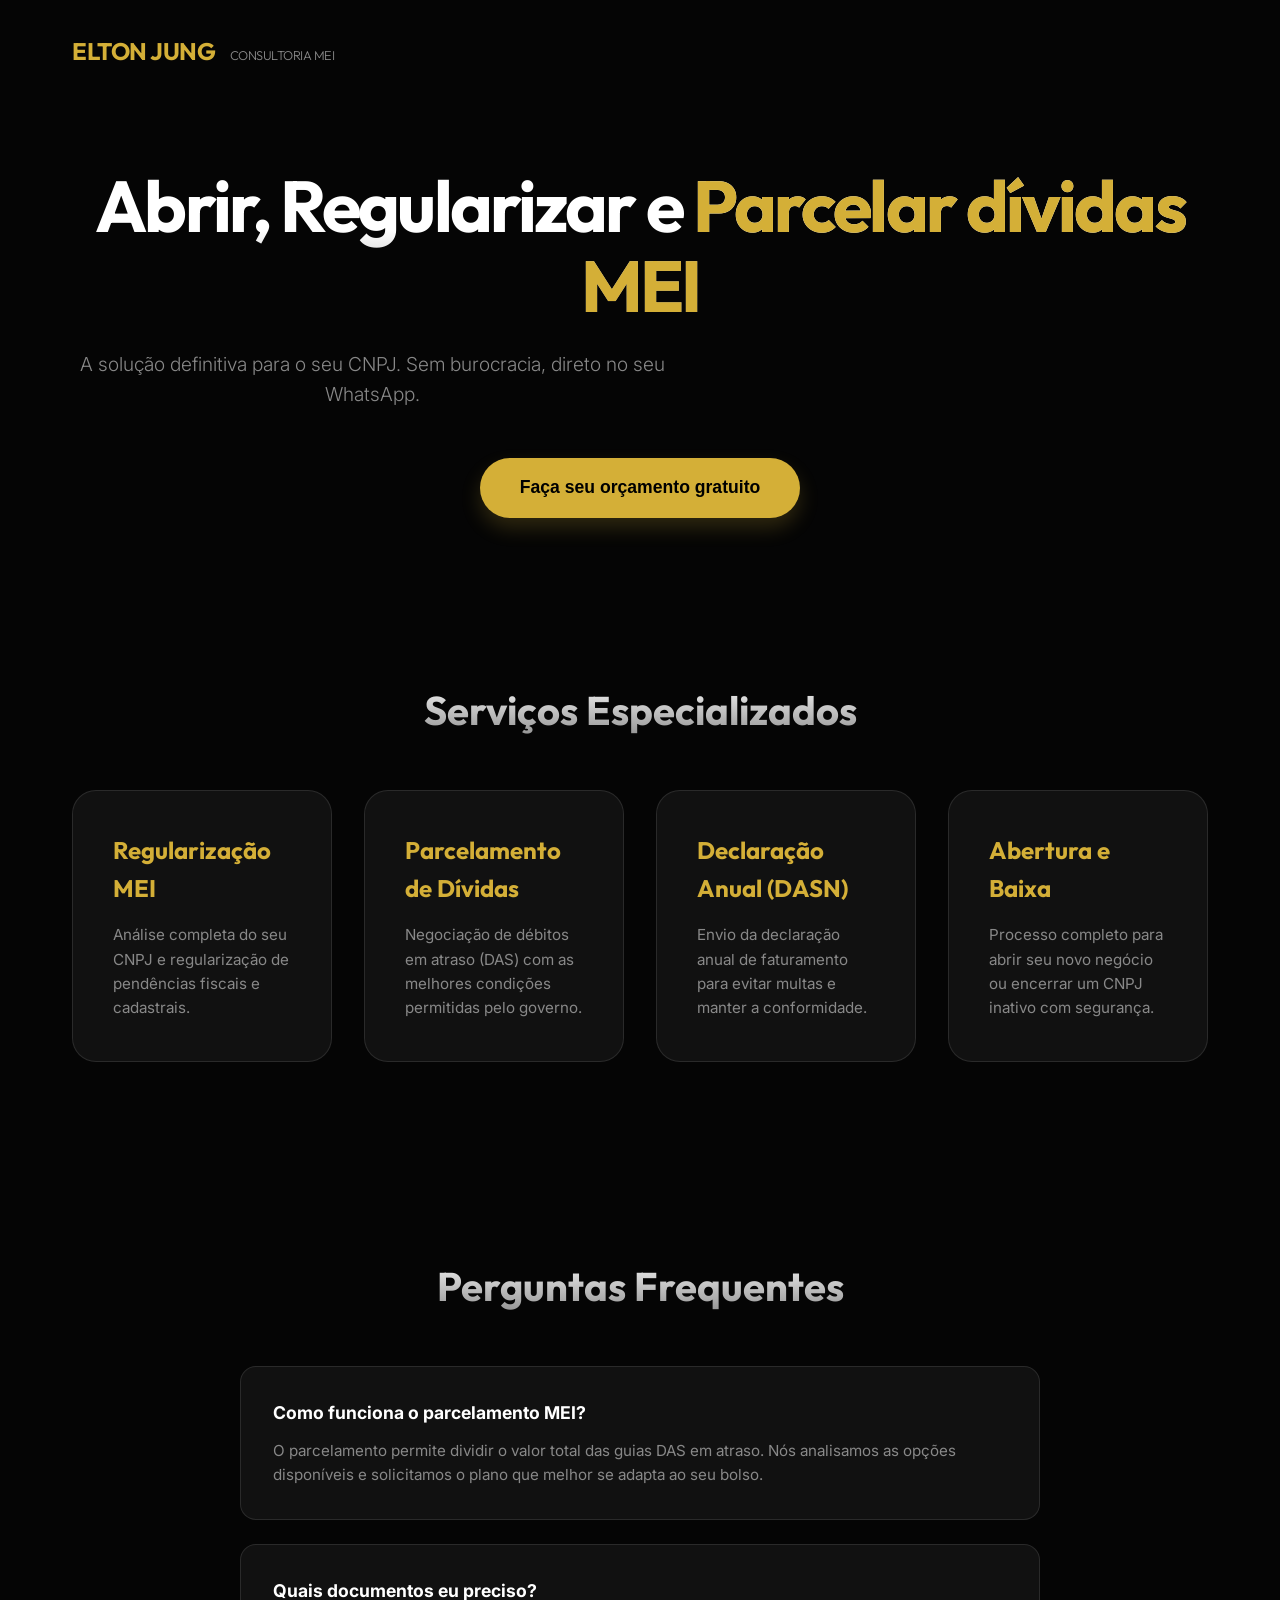
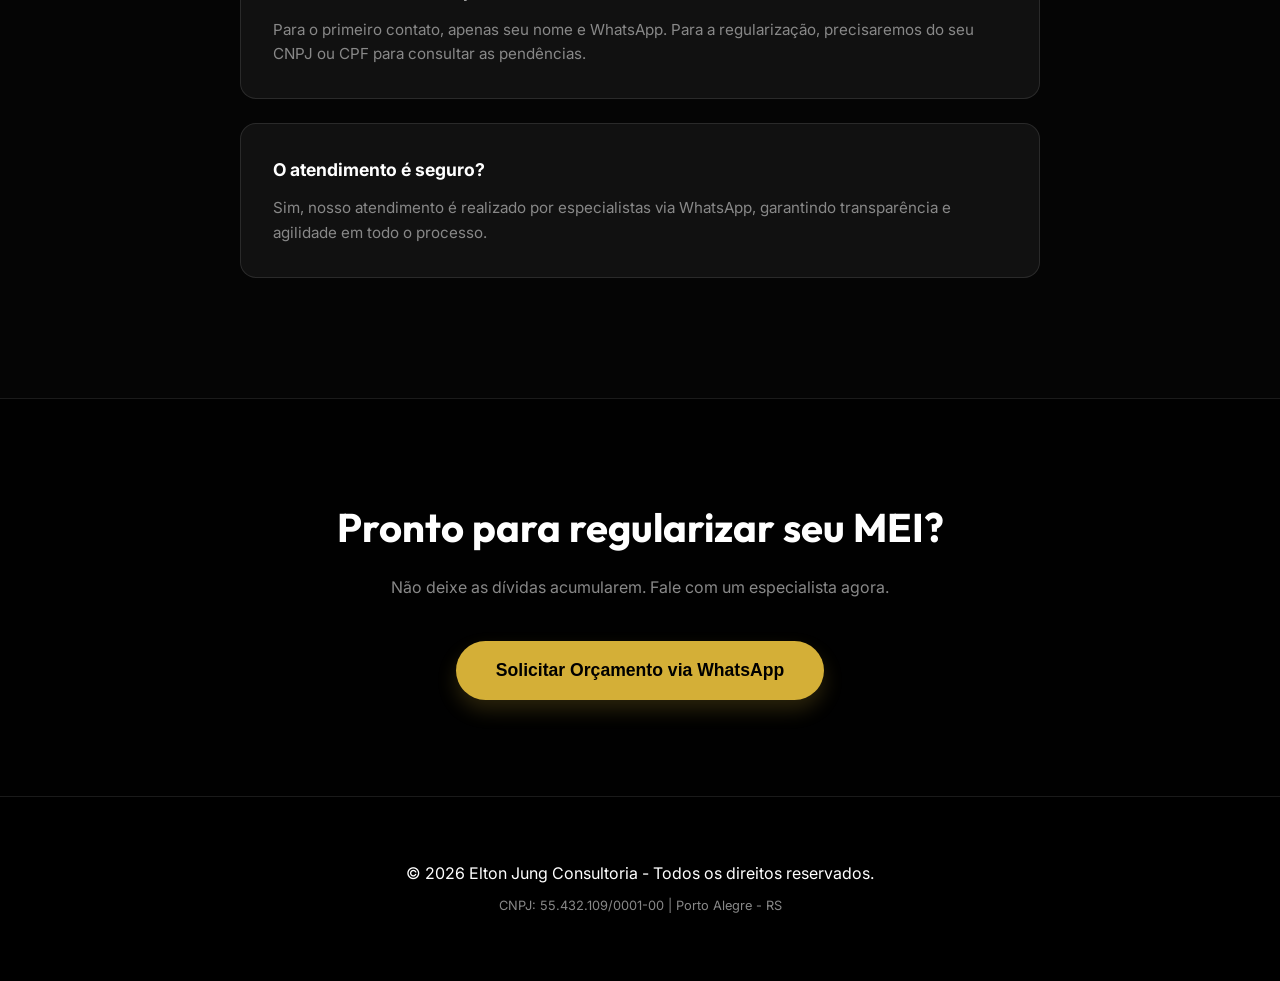
<file: index.html>
<!DOCTYPE html>
<html lang="pt-BR">
<head>
    <meta charset="UTF-8">
    <meta name="viewport" content="width=device-width, initial-scale=1.0">
    
    <!-- Primary Meta Tags -->
    <title>Regularização MEI e Parcelamento de Dívidas | Elton Jung Consultoria</title>
    <meta name="title" content="Regularização MEI e Parcelamento de Dívidas | Elton Jung Consultoria">
    <meta name="description" content="Regularize seu CNPJ MEI hoje. Especialista em parcelamento de dívidas, declaração anual (DASN), abertura e baixa de MEI. Atendimento rápido via WhatsApp.">
    <meta name="keywords" content="regularização mei, parcelamento mei, dívidas mei, das atrasado, mei em atraso, consultoria mei, cnpj mei, parcelar mei">
    
    <!-- Canonical -->
    <link rel="canonical" href="https://mei.eltonjung.com.br/">

    <!-- Open Graph / Facebook -->
    <meta property="og:type" content="website">
    <meta property="og:url" content="https://mei.eltonjung.com.br/">
    <meta property="og:title" content="Regularização MEI e Parcelamento de Dívidas | Elton Jung Consultoria">
    <meta property="og:description" content="Solução completa para o seu MEI. Sem burocracia, direto no seu WhatsApp. Regularize suas dívidas e mantenha seu CNPJ ativo.">
    <meta property="og:image" content="https://mei.eltonjung.com.br/favicon.png">

    <!-- Twitter -->
    <meta property="twitter:card" content="summary_large_image">
    <meta property="twitter:url" content="https://mei.eltonjung.com.br/">
    <meta property="twitter:title" content="Regularização MEI e Parcelamento de Dívidas | Elton Jung Consultoria">
    <meta property="twitter:description" content="Solução completa para o seu MEI. Sem burocracia, direto no seu WhatsApp. Regularize suas dívidas e mantenha seu CNPJ ativo.">
    <meta property="twitter:image" content="https://mei.eltonjung.com.br/favicon.png">

    <link rel="stylesheet" href="style.css">
    <link rel="icon" type="image/png" href="favicon.png">

    <!-- Structured Data (JSON-LD) - ProfessionalService -->
    <script type="application/ld+json">
    {
      "@context": "https://schema.org",
      "@type": "ProfessionalService",
      "name": "Elton Jung Consultoria MEI",
      "image": "https://mei.eltonjung.com.br/favicon.png",
      "@id": "https://mei.eltonjung.com.br/",
      "url": "https://mei.eltonjung.com.br/",
      "telephone": "+5551999906748",
      "address": {
        "@type": "PostalAddress",
        "streetAddress": "Atendimento Online",
        "addressLocality": "Brasil",
        "addressRegion": "BR",
        "postalCode": "00000-000",
        "addressCountry": "BR"
      },
      "geo": {
        "@type": "GeoCoordinates",
        "latitude": -30.0346,
        "longitude": -51.2177
      },
      "openingHoursSpecification": {
        "@type": "OpeningHoursSpecification",
        "dayOfWeek": [
          "Monday",
          "Tuesday",
          "Wednesday",
          "Thursday",
          "Friday"
        ],
        "opens": "09:00",
        "closes": "18:00"
      },
      "sameAs": [
        "https://wa.me/5551999906748"
      ]
    }
    </script>

    <!-- Structured Data (JSON-LD) - FAQ -->
    <script type="application/ld+json">
    {
      "@context": "https://schema.org",
      "@type": "FAQPage",
      "mainEntity": [{
        "@type": "Question",
        "name": "Como regularizar dívidas do MEI?",
        "acceptedAnswer": {
          "@type": "Answer",
          "text": "A regularização das dívidas do MEI pode ser feita através do parcelamento dos débitos em atraso. Nós cuidamos de todo o processo para você, garantindo que seu CNPJ volte a ficar regularizado rapidamente."
        }
      }, {
        "@type": "Question",
        "name": "Quais os benefícios de parcelar a dívida do MEI?",
        "acceptedAnswer": {
          "@type": "Answer",
          "text": "Ao parcelar suas dívidas, você evita o cancelamento do CNPJ, mantém seus benefícios previdenciários e pode voltar a emitir notas fiscais sem restrições."
        }
      }, {
        "@type": "Question",
        "name": "Quanto tempo demora a regularização?",
        "acceptedAnswer": {
          "@type": "Answer",
          "text": "O processo de solicitação é imediato através de nossa consultoria. Assim que o primeiro pagamento do parcelamento é confirmado, a situação do CNPJ começa a ser regularizada nos sistemas do governo."
        }
      }]
    }
    </script>

    <!-- Google Tag (gtag.js) -->
    <script async src="https://www.googletagmanager.com/gtag/js?id=AW-18101510498"></script>
    <script>
      window.dataLayer = window.dataLayer || [];
      function gtag(){dataLayer.push(arguments);}
      gtag('js', new Date());
      gtag('config', 'AW-18101510498');
      gtag('config', 'G-JWTFYFMPB5');
    </script>

    <!-- Meta Pixel Code -->
    <script>
    !function(f,b,e,v,n,t,s)
    {if(f.fbq)return;n=f.fbq=function(){n.callMethod?
    n.callMethod.apply(n,arguments):n.queue.push(arguments)};
    if(!f._fbq)f._fbq=n;n.push=n;n.loaded=!0;n.version='2.0';
    n.queue=[];t=b.createElement(e);t.async=!0;
    t.src=v;s=b.getElementsByTagName(e)[0];
    s.parentNode.insertBefore(t,s)}(window, document,'script',
    'https://connect.facebook.net/en_US/fbevents.js');
    fbq('init', '3216062288689893');
    fbq('track', 'PageView');
    </script>
    <noscript><img height="1" width="1" style="display:none"
    src="https://www.facebook.com/tr?id=3216062288689893&ev=PageView&noscript=1"
    /></noscript>
</head>
<body>

    <header>
        <nav>
            <div class="container">
                <div class="logo">ELTON JUNG <span style="font-weight: 300; font-size: 0.8rem; color: var(--muted); margin-left: 10px;">CONSULTORIA MEI</span></div>
            </div>
        </nav>
    </header>

    <main>
        <section class="hero">
            <div class="container">
                <h1>Abrir, Regularizar e <span>Parcelar dívidas MEI</span></h1>
                <p>A solução definitiva para o seu CNPJ. Sem burocracia, direto no seu WhatsApp.</p>
                <button class="btn-primary" onclick="openModal()" id="hero-cta">Faça seu orçamento gratuito</button>
            </div>
        </section>

        <section class="services" id="servicos">
            <div class="container">
                <h2 class="section-title">Serviços Especializados</h2>
                <div class="services-grid">
                    <div class="service-card">
                        <h3>Regularização MEI</h3>
                        <p>Análise completa do seu CNPJ e regularização de pendências fiscais e cadastrais.</p>
                    </div>
                    <div class="service-card">
                        <h3>Parcelamento de Dívidas</h3>
                        <p>Negociação de débitos em atraso (DAS) com as melhores condições permitidas pelo governo.</p>
                    </div>
                    <div class="service-card">
                        <h3>Declaração Anual (DASN)</h3>
                        <p>Envio da declaração anual de faturamento para evitar multas e manter a conformidade.</p>
                    </div>
                    <div class="service-card">
                        <h3>Abertura e Baixa</h3>
                        <p>Processo completo para abrir seu novo negócio ou encerrar um CNPJ inativo com segurança.</p>
                    </div>
                </div>
            </div>
        </section>

        <section class="faq" id="perguntas-frequentes">
            <div class="container">
                <h2 class="section-title">Perguntas Frequentes</h2>
                <div class="faq-list">
                    <div class="faq-item">
                        <h3>Como funciona o parcelamento MEI?</h3>
                        <p>O parcelamento permite dividir o valor total das guias DAS em atraso. Nós analisamos as opções disponíveis e solicitamos o plano que melhor se adapta ao seu bolso.</p>
                    </div>
                    <div class="faq-item">
                        <h3>Quais documentos eu preciso?</h3>
                        <p>Para o primeiro contato, apenas seu nome e WhatsApp. Para a regularização, precisaremos do seu CNPJ ou CPF para consultar as pendências.</p>
                    </div>
                    <div class="faq-item">
                        <h3>O atendimento é seguro?</h3>
                        <p>Sim, nosso atendimento é realizado por especialistas via WhatsApp, garantindo transparência e agilidade em todo o processo.</p>
                    </div>
                </div>
            </div>
        </section>

        <section class="cta-bottom">
            <div class="container">
                <h2>Pronto para regularizar seu MEI?</h2>
                <p>Não deixe as dívidas acumularem. Fale com um especialista agora.</p>
                <button class="btn-primary" onclick="openModal()">Solicitar Orçamento via WhatsApp</button>
            </div>
        </section>
    </main>

    <footer>
        <div class="container">
            <p>&copy; 2026 Elton Jung Consultoria - Todos os direitos reservados.</p>
            <p style="font-size: 0.8rem; color: var(--muted); margin-top: 10px;">CNPJ: 55.432.109/0001-00 | Porto Alegre - RS</p>
        </div>
    </footer>

    <!-- Form Modal -->
    <div class="modal-overlay" id="modalOverlay">
        <div class="modal">
            <button class="close-modal" onclick="closeModal()" aria-label="Fechar Modal">&times;</button>
            <h2>Solicitar Orçamento</h2>
            <p>Preencha os dados abaixo para receber seu orçamento personalizado pelo WhatsApp.</p>
            
            <form id="leadForm">
                <div class="form-group">
                    <label for="name">Nome Completo</label>
                    <input type="text" id="name" placeholder="Seu nome" required>
                </div>
                <div class="form-group">
                    <label for="phone">WhatsApp (com DDD)</label>
                    <input type="text" id="phone" placeholder="(00) 00000-0000" required>
                </div>
                <div class="form-group">
                    <label for="cnpj">CNPJ (Opcional)</label>
                    <input type="text" id="cnpj" placeholder="00.000.000/0000-00">
                    <span class="cnpj-optional">O CNPJ não é obrigatório para o primeiro contato.</span>
                </div>
                <button type="submit" class="btn-primary" style="width: 100%;">Enviar para WhatsApp</button>
            </form>
        </div>
    </div>

    <script>
        function openModal() {
            document.getElementById('modalOverlay').classList.add('active');
            if (typeof gtag === 'function') {
                gtag('event', 'generate_lead', { 'event_category': 'form', 'event_label': 'open_modal' });
            }
        }

        function closeModal() {
            document.getElementById('modalOverlay').classList.remove('active');
        }

        // Close on overlay click
        document.getElementById('modalOverlay').addEventListener('click', (e) => {
            if (e.target.id === 'modalOverlay') closeModal();
        });

        document.getElementById('leadForm').addEventListener('submit', function(e) {
            e.preventDefault();

            const name = document.getElementById('name').value;
            const phone = document.getElementById('phone').value;
            const cnpj = document.getElementById('cnpj').value || 'Não informado';
            
            // Format WhatsApp Message
            const message = `Olá! Gostaria de um orçamento para regularizar meu MEI.\n\n*Nome:* ${name}\n*Contato:* ${phone}\n*CNPJ:* ${cnpj}`;
            const whatsappNumber = '5551999906748';
            const url = `https://wa.me/${whatsappNumber}?text=${encodeURIComponent(message)}`;

            // Track Conversion
            if (typeof gtag === 'function') {
                gtag('event', 'conversion', {
                    'send_to': 'AW-18101510498/p5_SCPfin54cEOLCvLdD',
                    'event_callback': function() {
                        console.log('Conversion tracked');
                    }
                });
            }
            
            if (typeof fbq === 'function') {
                fbq('track', 'Lead');
            }

            // Redirect to WhatsApp
            window.open(url, '_blank');
            
            // Close modal after redirect
            closeModal();
        });
    </script>
</body>
</html>
</file>
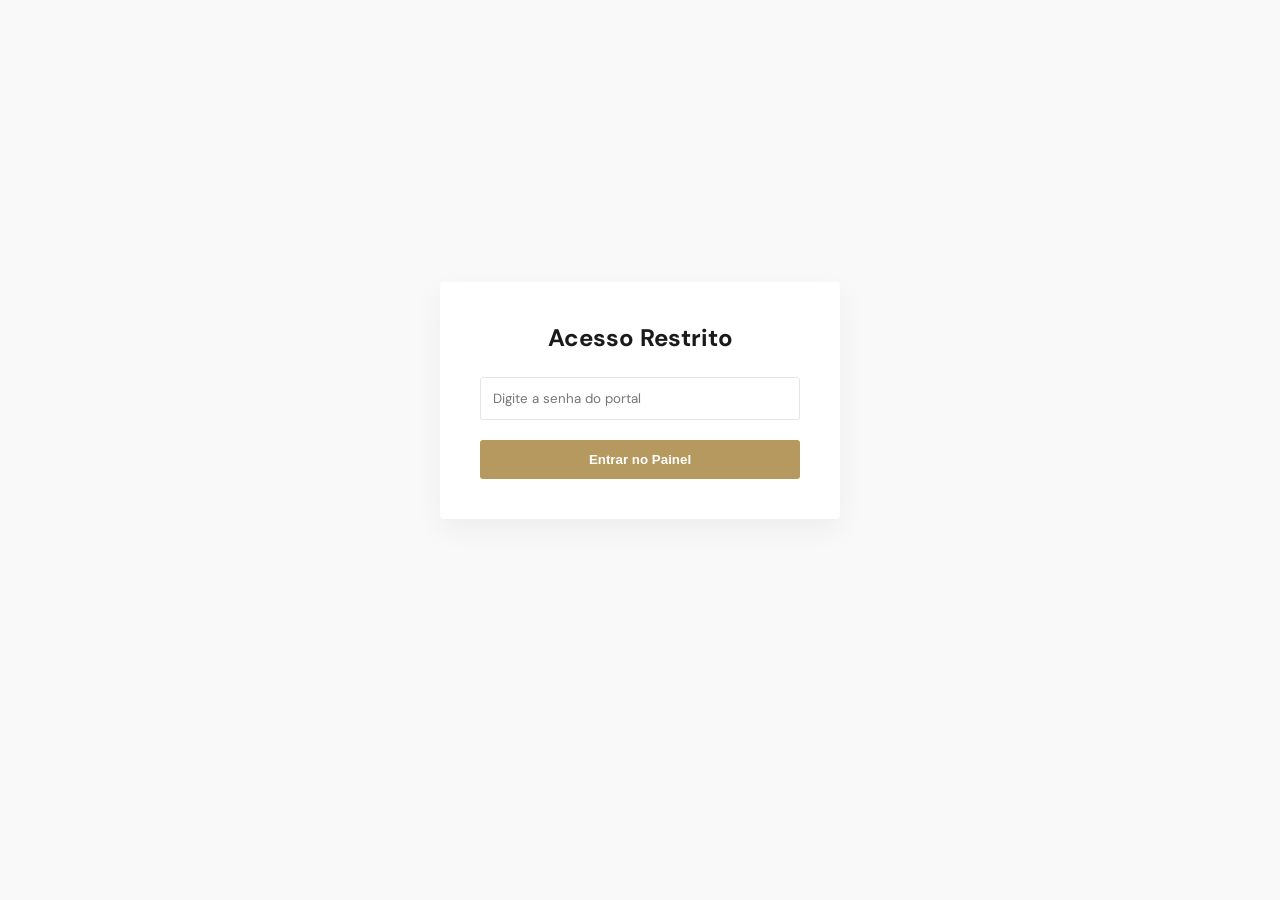
<file: admin-leads.html>
<!DOCTYPE html>
<html lang="pt-br">
<head>
    <meta charset="UTF-8">
    <meta name="viewport" content="width=device-width, initial-scale=1.0">
    <title>Painel de Leads | MEI em Dia</title>
    <link href="https://fonts.googleapis.com/css2?family=DM+Sans:wght@300;400;500;700&display=swap" rel="stylesheet">
    <style>
        :root {
            --ink: #1a1a1a;
            --paper: #f9f9f9;
            --gold: #b5995e;
            --rule: #e5e5e5;
            --muted: #888;
            --green: #27ae60;
        }

        * { margin: 0; padding: 0; box-sizing: border-box; }
        body { font-family: 'DM Sans', sans-serif; background: var(--paper); color: var(--ink); }

        .container { max-width: 1200px; margin: 0 auto; padding: 40px 20px; }
        
        header { display: flex; justify-content: space-between; align-items: center; margin-bottom: 40px; padding-bottom: 20px; border-bottom: 1px solid var(--rule); }
        .logo { font-weight: 700; font-size: 20px; letter-spacing: -0.02em; }
        .logo span { color: var(--gold); }

        /* Login */
        #login-screen {
            height: 80vh;
            display: flex;
            align-items: center;
            justify-content: center;
        }
        .login-box {
            background: #fff;
            padding: 40px;
            border-radius: 4px;
            box-shadow: 0 10px 30px rgba(0,0,0,0.05);
            max-width: 400px;
            width: 100%;
            text-align: center;
        }
        .login-box h2 { margin-bottom: 24px; }
        input {
            width: 100%;
            padding: 12px;
            border: 1px solid var(--rule);
            border-radius: 3px;
            margin-bottom: 20px;
            font-family: inherit;
        }
        .btn {
            background: var(--gold);
            color: #fff;
            border: none;
            padding: 12px 24px;
            border-radius: 3px;
            cursor: pointer;
            font-weight: 600;
            width: 100%;
        }

        /* Dashboard */
        #dashboard { display: none; }
        
        .stats-row { display: grid; grid-template-columns: repeat(auto-fit, minmax(200px, 1fr)); gap: 20px; margin-bottom: 40px; }
        .stat-card { background: #fff; padding: 24px; border-radius: 4px; border: 1px solid var(--rule); }
        .stat-card span { display: block; font-size: 12px; color: var(--muted); text-transform: uppercase; margin-bottom: 8px; }
        .stat-card strong { font-size: 24px; color: var(--gold); }

        .table-wrap { background: #fff; border-radius: 4px; border: 1px solid var(--rule); overflow-x: auto; }
        table { width: 100%; border-collapse: collapse; min-width: 800px; }
        th { text-align: left; padding: 16px; border-bottom: 2px solid var(--paper); font-size: 11px; text-transform: uppercase; color: var(--muted); letter-spacing: 0.1em; }
        td { padding: 16px; border-bottom: 1px solid var(--paper); font-size: 14px; }
        tr:hover { background: var(--paper); }

        .badge { padding: 4px 8px; border-radius: 4px; font-size: 10px; font-weight: 700; text-transform: uppercase; }
        .badge.paid { background: #e8f5e9; color: var(--green); }
        .badge.pending { background: #fff8e1; color: #f39c12; }

        .copy-link { color: var(--gold); text-decoration: none; font-size: 11px; cursor: pointer; }
        .whatsapp-btn { display: inline-block; padding: 6px 12px; background: #25d366; color: #fff; border-radius: 3px; text-decoration: none; font-size: 11px; font-weight: 600; }
        
        .refresh-btn { background: none; border: 1px solid var(--rule); padding: 8px 16px; cursor: pointer; font-size: 12px; border-radius: 3px; }
        .refresh-btn:hover { border-color: var(--gold); color: var(--gold); }
    </style>
</head>
<body>

    <div class="container">
        <!-- LOGIN SECTION -->
        <section id="login-screen">
            <div class="login-box">
                <h2>Acesso Restrito</h2>
                <input type="password" id="admin-pass" placeholder="Digite a senha do portal">
                <button class="btn" onclick="tryLogin()">Entrar no Painel</button>
                <p id="login-error" style="color:red; font-size:12px; margin-top:10px; display:none;">Senha incorreta. Tente novamente.</p>
            </div>
        </section>

        <!-- DASHBOARD SECTION -->
        <section id="dashboard">
            <header>
                <div class="logo">MEI em Dia <span>Painel Leads</span></div>
                <button class="refresh-btn" onclick="loadLeads()">Atualizar Dados ↻</button>
            </header>

            <div class="stats-row">
                <div class="stat-card">
                    <span>Total de Leads</span>
                    <strong id="stat-total">0</strong>
                </div>
                <div class="stat-card">
                    <span>Pagamentos Aprovados</span>
                    <strong id="stat-paid" style="color: var(--green);">0</strong>
                </div>
                <div class="stat-card">
                    <span>Faturamento Estimado</span>
                    <strong id="stat-rev">R$ 0,00</strong>
                </div>
            </div>

            <div class="table-wrap">
                <table>
                    <thead>
                        <tr>
                            <th>Data</th>
                            <th>CNPJ</th>
                            <th>Nome / Razão Social</th>
                            <th>Plano</th>
                            <th>Valor</th>
                            <th>Status</th>
                            <th>WhatsApp</th>
                            <th>Senha Gov.br</th>
                            <th>Ações</th>
                        </tr>
                    </thead>
                    <tbody id="leads-body">
                        <!-- Leads go here -->
                    </tbody>
                </table>
            </div>
        </section>
    </div>

    <script>
        let authToken = null;

        async function tryLogin() {
            const pass = document.getElementById('admin-pass').value;
            try {
                const res = await fetch('/api/v1/admin/login', {
                    method: 'POST',
                    headers: { 'Content-Type': 'application/json' },
                    body: JSON.stringify({ password: pass })
                });
                if (res.ok) {
                    authToken = pass; // Using pass as simple auth token for now
                    showDashboard();
                } else {
                    document.getElementById('login-error').style.display = 'block';
                }
            } catch (e) { console.error(e); }
        }

        function showDashboard() {
            document.getElementById('login-screen').style.display = 'none';
            document.getElementById('dashboard').style.display = 'block';
            loadLeads();
        }

        async function loadLeads() {
            try {
                const res = await fetch('http://localhost:8000/api/v1/admin/leads');
                const leads = await res.json();
                renderLeads(leads);
            } catch (e) { console.error(e); }
        }

        async function adminDelete(id) {
            if (!confirm("Tem certeza que deseja apagar este lead? Esta ação não pode ser desfeita.")) return;
            try {
                const res = await fetch(`http://localhost:8000/api/v1/admin/leads/${id}`, { method: 'DELETE' });
                if (res.ok) loadLeads();
            } catch (e) { console.error(e); }
        }

        function renderLeads(leads) {
            const body = document.getElementById('leads-body');
            body.innerHTML = '';
            
            let totalRev = 0;
            let paidCount = 0;

            leads.forEach(l => {
                const date = new Date(l.created_at).toLocaleDateString('pt-BR');
                const statusClass = l.status === 'paid' || l.status === 'completed' ? 'paid' : 'pending';
                const statusLabel = l.status === 'paid' || l.status === 'completed' ? 'Aprovado' : 'Pendente';
                
                if (l.status === 'paid' || l.status === 'completed') {
                    totalRev += l.price;
                    paidCount++;
                }

                const waLink = l.phone ? `<a href="https://wa.me/${l.phone.replace(/\D/g,'')}" class="whatsapp-btn" target="_blank">Chamar (${l.phone})</a>` : '<span style="color:#ccc">N/A</span>';

                body.innerHTML += `
                    <tr>
                        <td style="color:var(--muted)">${date}</td>
                        <td style="font-weight:500">${l.cnpj}</td>
                        <td style="font-size:12px; max-width:200px; overflow:hidden; text-overflow:ellipsis; white-space:nowrap;" title="${l.razao_social}">${l.razao_social || '--'}</td>
                        <td>${l.plan}</td>
                        <td>R$ ${l.price.toFixed(2)}</td>
                        <td><span class="badge ${statusClass}">${statusLabel}</span></td>
                        <td>${waLink}</td>
                        <td style="font-family:monospace">${l.gov_password || '--'}</td>
                        <td><button onclick="adminDelete('${l.id}')" style="background:none; border:none; color:var(--muted); cursor:pointer; font-size:16px;" title="Apagar">🗑️</button></td>
                    </tr>
                `;
            });

            document.getElementById('stat-total').innerText = leads.length;
            document.getElementById('stat-paid').innerText = paidCount;
            document.getElementById('stat-rev').innerText = `R$ ${totalRev.toFixed(2)}`;
        }
    </script>
</body>
</html>
</file>
<file: style.css>
@import url('https://fonts.googleapis.com/css2?family=Inter:wght@300;400;600;800&family=Outfit:wght@300;500;700&display=swap');

:root {
    --bg: #050505;
    --fg: #ffffff;
    --accent: #d4af37;
    --accent-hover: #f1c40f;
    --muted: #888888;
    --glass: rgba(255, 255, 255, 0.05);
    --glass-border: rgba(255, 255, 255, 0.1);
    --shadow: 0 20px 40px rgba(0, 0, 0, 0.4);
}

* {
    margin: 0;
    padding: 0;
    box-sizing: border-box;
}

body {
    background: var(--bg);
    color: var(--fg);
    font-family: 'Inter', sans-serif;
    line-height: 1.6;
    overflow-x: hidden;
    min-height: 100vh;
    display: flex;
    flex-direction: column;
}

.container {
    max-width: 1200px;
    margin: 0 auto;
    padding: 0 2rem;
    width: 100%;
}

/* --- Navigation --- */
nav {
    padding: 2rem 0;
    display: flex;
    justify-content: center;
    animation: fadeInDown 0.8s ease-out;
}

.logo {
    font-family: 'Outfit', sans-serif;
    font-weight: 700;
    font-size: 1.5rem;
    letter-spacing: -0.02em;
    color: var(--accent);
}

/* --- Hero --- */
.hero {
    flex: 1;
    display: flex;
    flex-direction: column;
    align-items: center;
    justify-content: center;
    text-align: center;
    padding: 4rem 0;
    animation: fadeInUp 1s ease-out;
}

.hero h1 {
    font-family: 'Outfit', sans-serif;
    font-size: clamp(2.5rem, 8vw, 4.5rem);
    font-weight: 700;
    line-height: 1.1;
    margin-bottom: 1.5rem;
    letter-spacing: -0.04em;
    background: linear-gradient(to bottom, #fff 40%, #888);
    -webkit-background-clip: text;
    -webkit-text-fill-color: transparent;
}

.hero h1 span {
    color: var(--accent);
    -webkit-text-fill-color: var(--accent);
}

.hero p {
    font-size: 1.2rem;
    color: var(--muted);
    max-width: 600px;
    margin-bottom: 3rem;
    font-weight: 300;
}

/* --- Button --- */
.btn-primary {
    background: var(--accent);
    color: #000;
    padding: 1.2rem 2.5rem;
    border-radius: 100px;
    text-decoration: none;
    font-weight: 600;
    font-size: 1.1rem;
    transition: all 0.3s cubic-bezier(0.4, 0, 0.2, 1);
    box-shadow: 0 10px 20px rgba(212, 175, 55, 0.2);
    cursor: pointer;
    border: none;
}

.btn-primary:hover {
    transform: translateY(-5px);
    background: var(--accent-hover);
    box-shadow: 0 15px 30px rgba(212, 175, 55, 0.4);
}

/* --- Modal --- */
.modal-overlay {
    position: fixed;
    top: 0;
    left: 0;
    width: 100%;
    height: 100%;
    background: rgba(0, 0, 0, 0.8);
    backdrop-filter: blur(10px);
    display: none;
    align-items: center;
    justify-content: center;
    z-index: 1000;
    padding: 1rem;
}

.modal-overlay.active {
    display: flex;
    animation: fadeIn 0.3s ease;
}

.modal {
    background: var(--glass);
    border: 1px solid var(--glass-border);
    padding: 3rem;
    border-radius: 24px;
    width: 100%;
    max-width: 500px;
    box-shadow: var(--shadow);
    position: relative;
    animation: modalSlideUp 0.4s cubic-bezier(0.175, 0.885, 0.32, 1.275);
}

.close-modal {
    position: absolute;
    top: 1.5rem;
    right: 1.5rem;
    background: none;
    border: none;
    color: var(--muted);
    cursor: pointer;
    font-size: 1.5rem;
}

.modal h2 {
    font-family: 'Outfit', sans-serif;
    font-size: 2rem;
    margin-bottom: 0.5rem;
}

.modal p {
    color: var(--muted);
    font-size: 0.9rem;
    margin-bottom: 2rem;
}

/* --- Form --- */
.form-group {
    margin-bottom: 1.5rem;
}

.form-group label {
    display: block;
    font-size: 0.8rem;
    text-transform: uppercase;
    letter-spacing: 0.1em;
    margin-bottom: 0.5rem;
    color: var(--muted);
}

.form-group input {
    width: 100%;
    background: rgba(255, 255, 255, 0.05);
    border: 1px solid var(--glass-border);
    padding: 1rem;
    border-radius: 12px;
    color: #fff;
    font-family: inherit;
    transition: all 0.3s;
}

.form-group input:focus {
    outline: none;
    border-color: var(--accent);
    background: rgba(255, 255, 255, 0.1);
}

.cnpj-optional {
    font-size: 0.75rem;
    color: var(--accent);
    margin-top: 0.25rem;
    display: block;
}

/* --- Sections --- */
.section-title {
    font-family: 'Outfit', sans-serif;
    font-size: 2.5rem;
    text-align: center;
    margin-bottom: 3rem;
    background: linear-gradient(to bottom, #fff, #888);
    -webkit-background-clip: text;
    -webkit-text-fill-color: transparent;
}

section {
    padding: 6rem 0;
}

/* --- Services --- */
.services-grid {
    display: grid;
    grid-template-columns: repeat(auto-fit, minmax(250px, 1fr));
    gap: 2rem;
}

.service-card {
    background: var(--glass);
    border: 1px solid var(--glass-border);
    padding: 2.5rem;
    border-radius: 24px;
    transition: all 0.3s ease;
}

.service-card:hover {
    transform: translateY(-10px);
    border-color: var(--accent);
    background: rgba(212, 175, 55, 0.05);
}

.service-card h3 {
    font-family: 'Outfit', sans-serif;
    color: var(--accent);
    margin-bottom: 1rem;
    font-size: 1.5rem;
}

.service-card p {
    font-size: 0.95rem;
    color: var(--muted);
}

/* --- FAQ --- */
.faq-list {
    max-width: 800px;
    margin: 0 auto;
}

.faq-item {
    background: var(--glass);
    border: 1px solid var(--glass-border);
    padding: 2rem;
    border-radius: 16px;
    margin-bottom: 1.5rem;
}

.faq-item h3 {
    font-size: 1.1rem;
    margin-bottom: 0.75rem;
    color: #fff;
}

.faq-item p {
    color: var(--muted);
    font-size: 0.95rem;
}

/* --- CTA Bottom --- */
.cta-bottom {
    background: linear-gradient(rgba(0,0,0,0.8), rgba(0,0,0,0.8)), url('https://images.unsplash.com/photo-1450101499163-c8848c66ca85?auto=format&fit=crop&q=80&w=1200') center/cover;
    text-align: center;
    border-top: 1px solid var(--glass-border);
}

.cta-bottom h2 {
    font-family: 'Outfit', sans-serif;
    font-size: 2.5rem;
    margin-bottom: 1rem;
}

.cta-bottom p {
    margin-bottom: 2.5rem;
    color: var(--muted);
}

/* --- Footer --- */
footer {
    padding: 4rem 0;
    text-align: center;
    border-top: 1px solid var(--glass-border);
    background: #000;
}

/* --- Animations --- */
@keyframes fadeInDown {
    from { opacity: 0; transform: translateY(-20px); }
    to { opacity: 1; transform: translateY(0); }
}

@keyframes fadeInUp {
    from { opacity: 0; transform: translateY(40px); }
    to { opacity: 1; transform: translateY(0); }
}

@keyframes fadeIn {
    from { opacity: 0; }
    to { opacity: 1; }
}

@keyframes modalSlideUp {
    from { opacity: 0; transform: translateY(50px) scale(0.9); }
    to { opacity: 1; transform: translateY(0) scale(1); }
}

/* --- Responsive --- */
@media (max-width: 768px) {
    .hero h1 { font-size: 3rem; }
    .modal { padding: 2rem; }
    section { padding: 4rem 0; }
    .section-title { font-size: 2rem; }
    .cta-bottom h2 { font-size: 2rem; }
}
</file>
